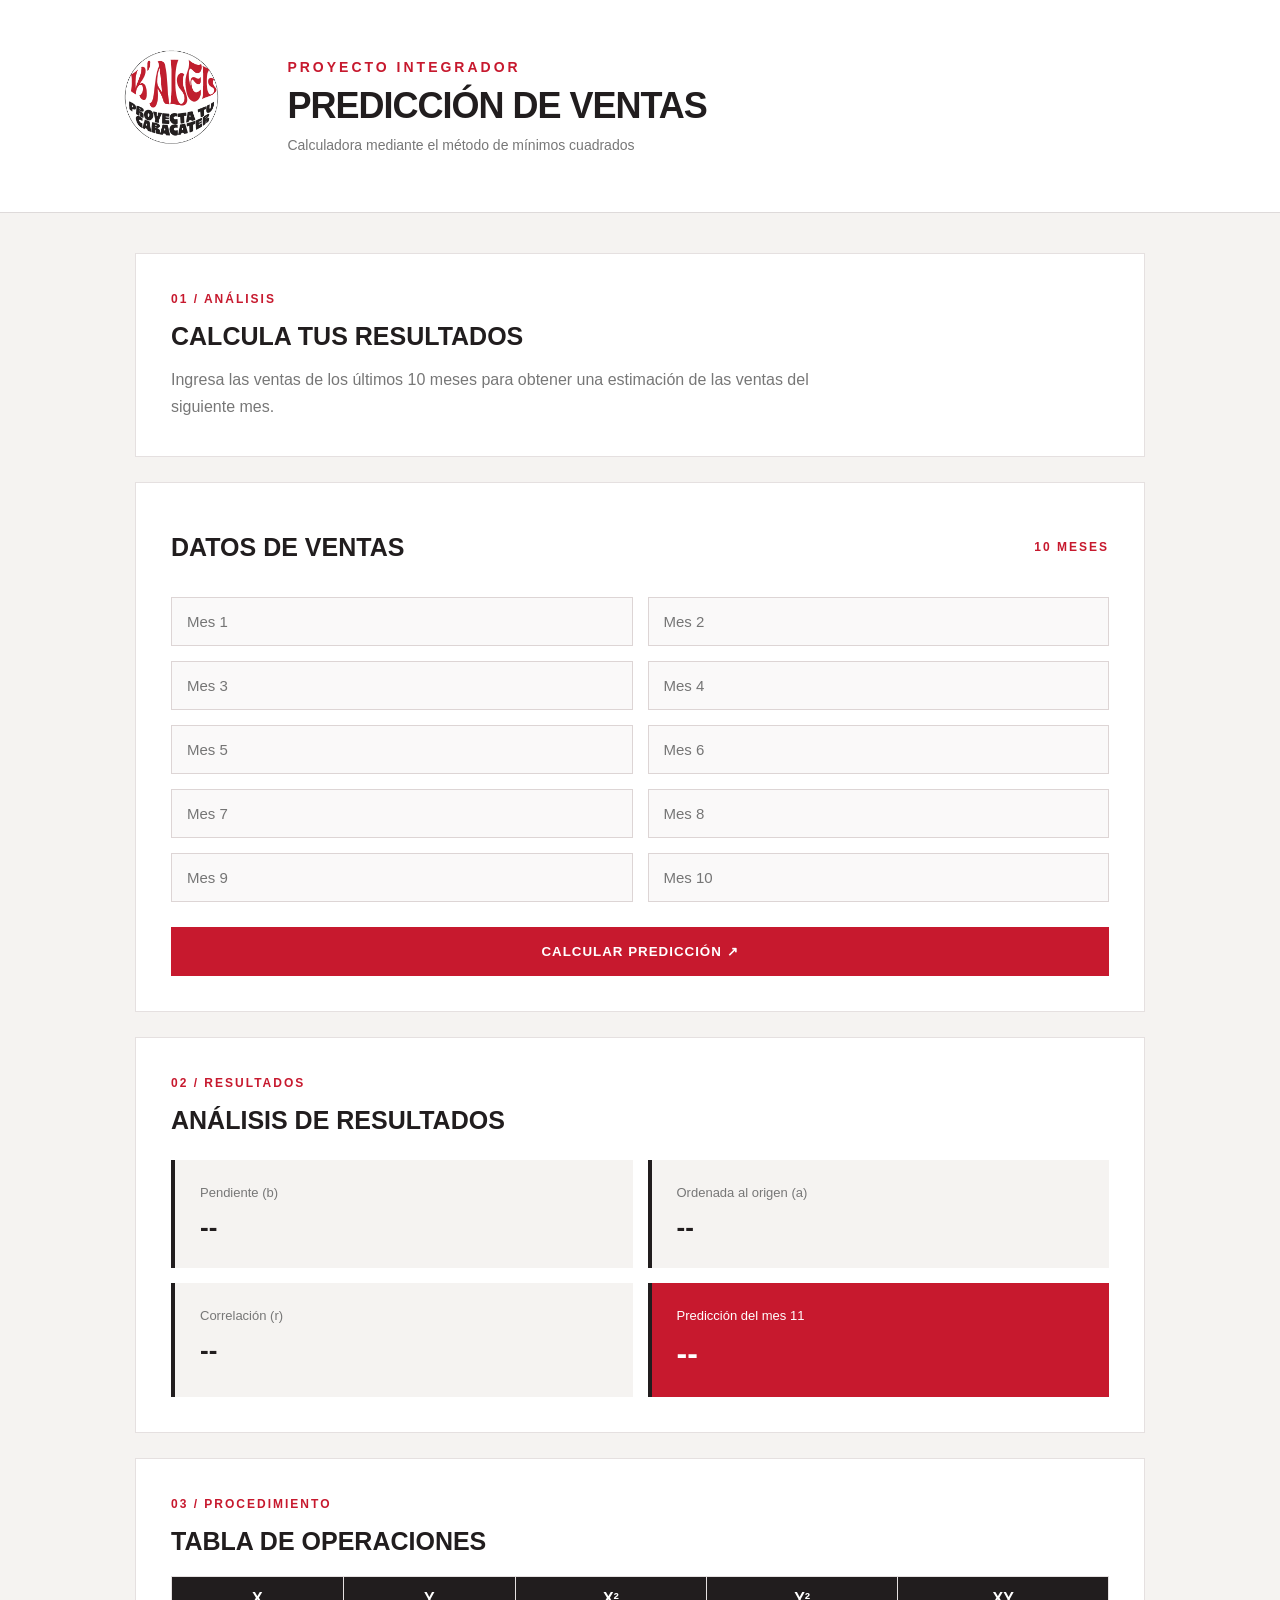
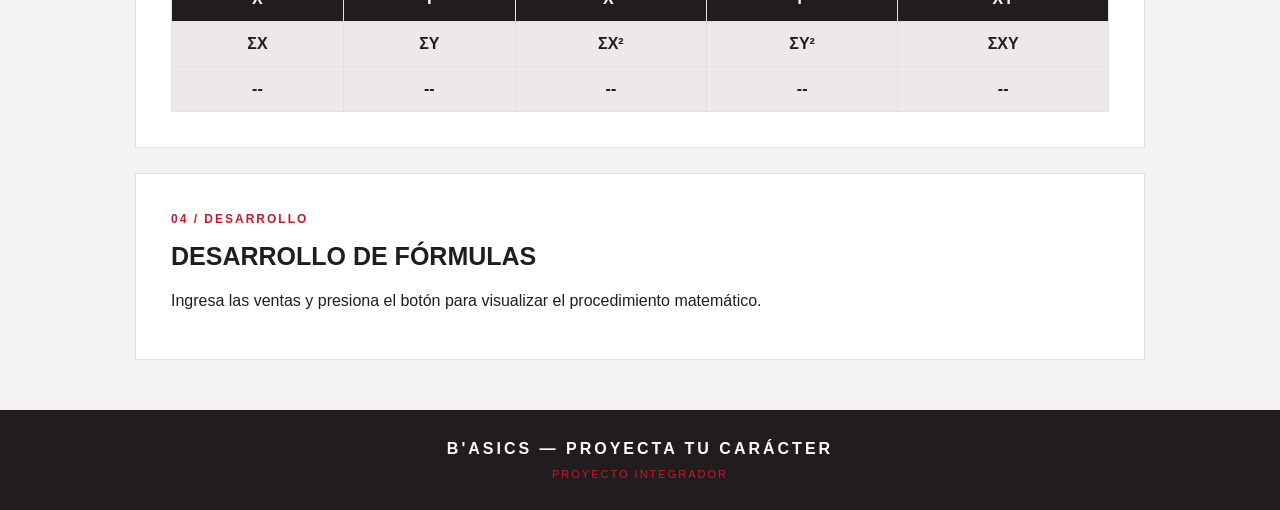
<file: metodos-numericos.html>
<!DOCTYPE html>
<html lang="es">
<head>
    <link rel="icon" href="Kal.png" type="image/png">
  <meta charset="UTF-8">
  <meta name="viewport" content="width=device-width, initial-scale=1">
  <title>Métodos numéricos</title>
  <link rel="stylesheet" href="estilo2.css">
</head>
<body>
 
    <header>
        <div class="logo-contenedor">
            <img src="logo.png" alt="Logo B'ASICS" class="logo">
        </div>

        <div class="encabezado-texto">
            <p class="etiqueta">PROYECTO INTEGRADOR</p>
            <h1>Predicción de ventas</h1>
            <p>Calculadora mediante el método de mínimos cuadrados</p>
        </div>
    </header>

    <main>

        <section class="introduccion">
            <span class="numero-seccion">01 / ANÁLISIS</span>
            <h2>Calcula tus resultados</h2>
            <p>
                Ingresa las ventas de los últimos 10 meses para
                obtener una estimación de las ventas del siguiente mes.
            </p>
        </section>

        <section class="formulario">
            <div class="titulo-seccion">
                <h2>Datos de ventas</h2>
                <span>10 MESES</span>
            </div>

            <div id="datos">
                <input type="number" class="venta" placeholder="Mes 1" min="0">
                <input type="number" class="venta" placeholder="Mes 2" min="0">
                <input type="number" class="venta" placeholder="Mes 3" min="0">
                <input type="number" class="venta" placeholder="Mes 4" min="0">
                <input type="number" class="venta" placeholder="Mes 5" min="0">
                <input type="number" class="venta" placeholder="Mes 6" min="0">
                <input type="number" class="venta" placeholder="Mes 7" min="0">
                <input type="number" class="venta" placeholder="Mes 8" min="0">
                <input type="number" class="venta" placeholder="Mes 9" min="0">
                <input type="number" class="venta" placeholder="Mes 10" min="0">
            </div>

            <button id="calcular">CALCULAR PREDICCIÓN ↗</button>
        </section>

        <section class="resultados">
            <span class="numero-seccion">02 / RESULTADOS</span>
            <h2>Análisis de resultados</h2>

            <div class="resultados-grid">

                <div class="resultado">
                    <span>Pendiente (b)</span>
                    <strong id="pendiente">--</strong>
                </div>

                <div class="resultado">
                    <span>Ordenada al origen (a)</span>
                    <strong id="ordenada">--</strong>
                </div>

                <div class="resultado">
                    <span>Correlación (r)</span>
                    <strong id="correlacion">--</strong>
                </div>

                <div class="resultado destacado">
                    <span id="tituloPrediccion">Predicción del mes 11</span>
                    <strong id="prediccion">--</strong>
                </div>

            </div>
        </section>

        <section>
            <span class="numero-seccion">03 / PROCEDIMIENTO</span>
            <h2>Tabla de operaciones</h2>

            <div class="tabla-contenedor">
                <table>
                    <thead>
                        <tr>
                            <th>X</th>
                            <th>Y</th>
                            <th>X²</th>
                            <th>Y²</th>
                            <th>XY</th>
                        </tr>
                    </thead>

                    <tbody id="cuerpoTabla"></tbody>

                    <tfoot>
                        <tr>
                            <th>ΣX</th>
                            <th>ΣY</th>
                            <th>ΣX²</th>
                            <th>ΣY²</th>
                            <th>ΣXY</th>
                        </tr>

                        <tr>
                            <td id="sumaX">--</td>
                            <td id="sumaY">--</td>
                            <td id="sumaX2">--</td>
                            <td id="sumaY2">--</td>
                            <td id="sumaXY">--</td>
                        </tr>
                    </tfoot>
                </table>
            </div>
        </section>

        <section>
            <span class="numero-seccion">04 / DESARROLLO</span>
            <h2>Desarrollo de fórmulas</h2>

            <div id="desarrollo">
                <p>
                    Ingresa las ventas y presiona el botón
                    para visualizar el procedimiento matemático.
                </p>
            </div>
        </section>

    </main>

    <footer>
        <p>B'ASICS — PROYECTA TU CARÁCTER</p>
        <span>PROYECTO INTEGRADOR</span>
    </footer>

    <script src="script2.js"></script>

</body>
</html>
</file>
<file: estilo2.css>
* {
    margin: 0;
    padding: 0;
    box-sizing: border-box;
}

body {
    font-family: Arial, Helvetica, sans-serif;
    background: #f5f3f1;
    color: #211d1e;
}

/* ENCABEZADO */
header {
    background: #ffffff;
    padding: 35px 8%;
    display: flex;
    align-items: center;
    gap: 35px;
    border-bottom: 1px solid #dedada;
}

.logo-contenedor {
    width: 150px;
    flex-shrink: 0;
}

.logo {
    width: 100%;
    height: auto;
    display: block;
}

.encabezado-texto h1 {
    font-size: 36px;
    text-transform: uppercase;
    margin: 10px 0;
    letter-spacing: -1px;
}

.encabezado-texto p {
    color: #777;
    font-size: 14px;
}

.etiqueta {
    color: #c7192e !important;
    font-weight: bold;
    letter-spacing: 3px;
}

/* CONTENIDO */
main {
    max-width: 1050px;
    margin: 40px auto;
    padding: 0 20px;
}

section {
    background: #ffffff;
    padding: 35px;
    margin-bottom: 25px;
    border: 1px solid #e5e0e0;
}

/* TEXTOS */
.numero-seccion {
    color: #c7192e;
    font-size: 12px;
    font-weight: bold;
    letter-spacing: 2px;
}

h2 {
    font-size: 25px;
    margin: 15px 0;
    text-transform: uppercase;
}

.introduccion p {
    color: #777;
    line-height: 1.7;
    max-width: 650px;
}

/* FORMULARIO */
.titulo-seccion {
    display: flex;
    justify-content: space-between;
    align-items: center;
    margin-bottom: 20px;
}

.titulo-seccion span {
    color: #c7192e;
    font-size: 12px;
    font-weight: bold;
    letter-spacing: 2px;
}

#datos {
    display: grid;
    grid-template-columns: repeat(2, 1fr);
    gap: 15px;
}

input {
    width: 100%;
    padding: 15px;
    border: 1px solid #ddd5d5;
    background: #faf9f9;
    font-size: 15px;
    outline: none;
}

input:focus {
    border-color: #c7192e;
}

/* BOTÓN */
button {
    width: 100%;
    padding: 17px;
    margin-top: 25px;
    border: none;
    background: #c7192e;
    color: white;
    font-weight: bold;
    letter-spacing: 1px;
    cursor: pointer;
    transition: 0.2s;
}

button:hover {
    background: #951224;
}

/* RESULTADOS */
.resultados-grid {
    display: grid;
    grid-template-columns: repeat(2, 1fr);
    gap: 15px;
    margin-top: 25px;
}

.resultado {
    background: #f5f3f1;
    padding: 25px;
    border-left: 4px solid #211d1e;
}

.resultado span {
    display: block;
    color: #777;
    font-size: 13px;
    margin-bottom: 12px;
}

.resultado strong {
    font-size: 26px;
}

.resultado.destacado {
    background: #c7192e;
    border-left: 4px solid #211d1e;
    color: white;
}

.resultado.destacado span {
    color: #ffffff;
}

.resultado.destacado strong {
    font-size: 32px;
}

/* TABLA */
.tabla-contenedor {
    overflow-x: auto;
    margin-top: 20px;
}

table {
    width: 100%;
    border-collapse: collapse;
    text-align: center;
}

th, td {
    padding: 13px;
    border: 1px solid #e5e0e0;
}

thead {
    background: #211d1e;
    color: white;
}

tbody tr:nth-child(even) {
    background: #f5f3f1;
}

tfoot {
    background: #eee8e8;
    font-weight: bold;
}

/* FORMULAS */
#desarrollo {
    line-height: 1.9;
    overflow-wrap: anywhere;
}

#desarrollo h3 {
    color: #c7192e;
    margin: 20px 0 10px;
}

#desarrollo p {
    margin: 8px 0;
}

#desarrollo strong {
    color: #c7192e;
    font-size: 18px;
}

#desarrollo hr {
    border: none;
    border-top: 1px solid #ddd;
    margin: 25px 0;
}

/* PIE DE PAGINA */
footer {
    background: #211d1e;
    color: white;
    text-align: center;
    padding: 30px 15px;
    margin-top: 50px;
}

footer p {
    font-weight: bold;
    letter-spacing: 3px;
}

footer span {
    display: block;
    color: #c7192e;
    font-size: 11px;
    margin-top: 10px;
    letter-spacing: 2px;
}

/* CELULARES */
@media (max-width: 650px) {
    header {
        flex-direction: column;
        text-align: center;
    }

    .logo-contenedor {
        width: 125px;
    }

    .encabezado-texto h1 {
        font-size: 27px;
    }

    section {
        padding: 22px;
    }

    #datos,
    .resultados-grid {
        grid-template-columns: 1fr;
    }

    h2 {
        font-size: 21px;
    }
}
</file>
